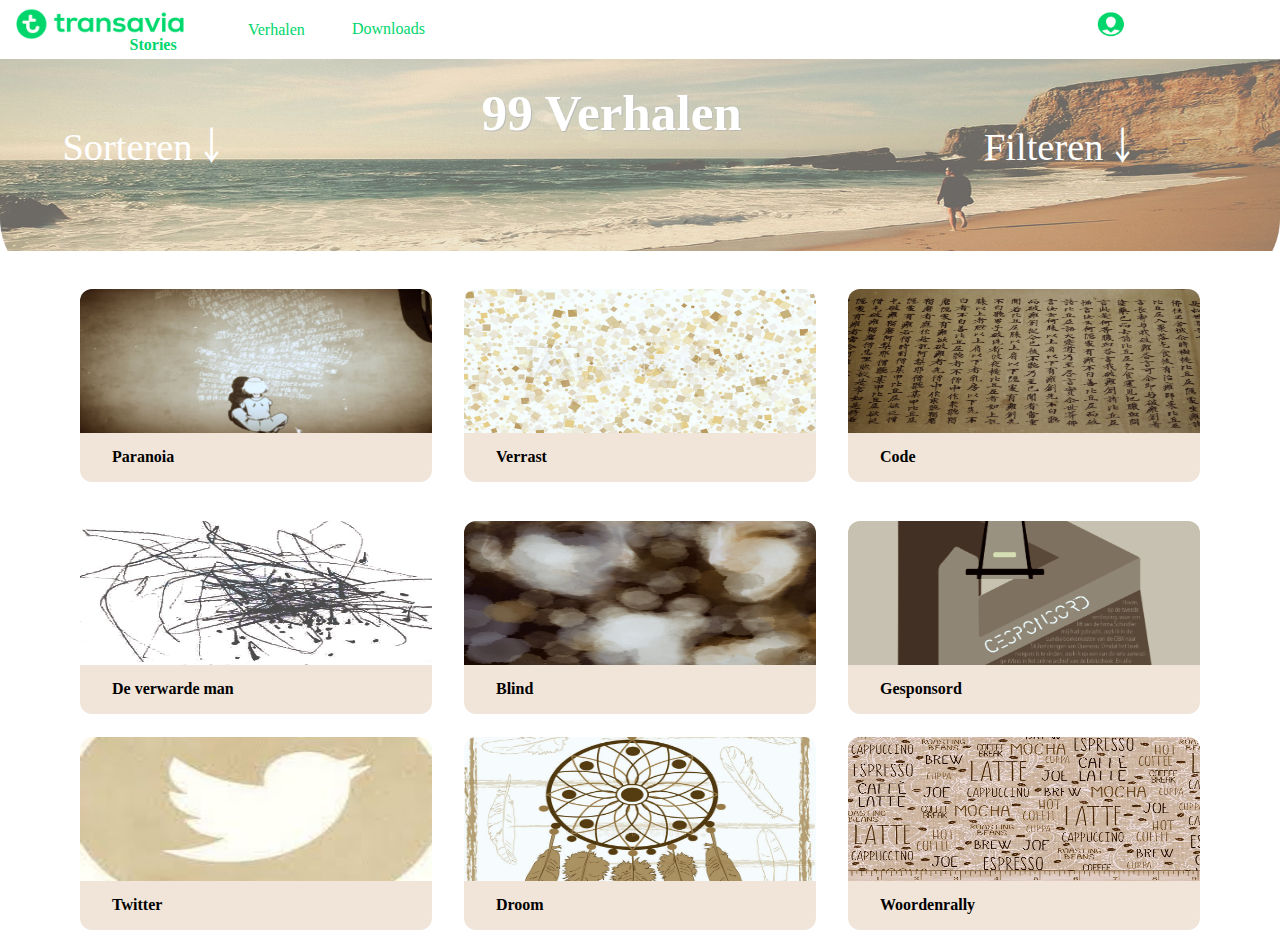
<file: index.html>
<!DOCTYPE html>
<html lang="en">

<head>
    <meta charset="UTF-8">
    <title>Transavia Stories</title>
    <script src="http://ajax.googleapis.com/ajax/libs/jquery/1.7.1/jquery.min.js" type="text/javascript"></script>
    <link rel="stylesheet" type="text/css" href="css/styles.css">
    <script src="js/script.js"></script>
    <meta name="viewport" content="width=device-width, initial-scale=1">
    <meta name='viewport' content="key=value, key=value">
    <script src="https://ajax.googleapis.com/ajax/libs/jquery/3.4.1/jquery.min.js"></script>
</head>

<!-- Bronnen
    http://ajax.googleapis.com/ajax/libs/jquery/1.7.1/jquery.min.js - Deze bron is een link die helpt bij het toevoegen van jquery in de code. Deze bron is beschikbaar via google, en zorgt ervoor dat je toegang hebt tot de 'library' van jquery.
    
 W3schools.com
      
    -->

<body>


    <!-- Navigatie -->
    <header>
        <nav>
            <img id="logo" alt="logo" title="logo" src="Images/Transavia_logo.svg.png">
            <h1> Stories</h1>

            <button onclick="openForm()" type="button" id="accountbutton">
                <img alt='account' id='account' src="Images/accounticon.png"></button>

            <ul>
                <li><a href="index.html">Downloads</a></li>
                <li><a href="index.html">Verhalen</a></li>

            </ul>
        </nav>
    </header>

    <div id="background"></div>

    <!-- Titel -->

    <h3> 99 Verhalen</h3>

    <!-- Sorteren en Filteren -->
    <div class="dropdown">
        <button onclick="myFunction()" class="dropbtn">Sorteren ￬</button>
        <div id="myDropdown" class="dropdown-content">
            <a href="#">Kort-Lang</a>
            <a href="#">Lang-Kort</a>
            <a href="#">Alfabetisch</a>
        </div>
    </div>

    <div class="dropdown2">
        <button onclick="myFunction2()" class="dropbtn2">Filteren ￬</button>
        <div id="myDropdown2" class="dropdown-content2">
            <a href="#">Leestijd 0-5 min</a>
            <a href="#">Leestijd 0-10 min</a>
            <a href="#">Leestijd 15></a>
        </div>
    </div>



    <!-- Verhalen -->

    <section id="blur" class="">
        <article>
            <a href=".html">
                <img src="Images/maxresdefault.jpg" alt="Paranoia">
                <h4>Paranoia</h4>
            </a>
        </article>
        <article>
            <a href=".html">
                <img src="Images/verrast.jpeg" alt="Verrast">
                <h4>Verrast</h4>
            </a>
        </article>
        <article>
            <img src="Images/7788.jpg" alt="Code">
            <h4>Code</h4>
        </article>
        <article>

            <img src="Images/ATK4901.jpg" alt="verwardeman">
            <h4>De verwarde man</h4>

        </article>
        <article>
            <img src="Images/tumblr_ogtjiynZov1vl7kaao1_r3_500.jpg" alt="Blind">
            <h4>Blind</h4>

        </article>
        <article>
            <img src="Images/copy%20poster%20copy%202.png" alt="Gesponsord">
            <h4>Gesponsord</h4>

        </article>
        <article>
            <img src="Images/download%20(1)%20copy.jpg" alt="Twitter">
            <h4>Twitter</h4>

        </article>
        <article>
            <a href="droom.html">
                <img src="Images/dream-catcher-beige-feathers-vector-illustration-43956419%20copy.jpg" alt="Droom">
                <h4>Droom</h4>
            </a>

        </article>
        <article>

            <img src="Images/0595280.jpg" alt="Woordenrally">
            <h4>Woordenrally</h4>


        </article>
    </section>

    <!-- Login formulier -->
    <div class="form-popup" id="myForm">
        <form action="removeaction" class="form-container">
            <div id="login">Login</div>

            <label id="email"><b>Email</b></label>
            <input type="text" placeholder="john_doe@hotmail.com" name="email" pattern="[a-z0-9._%+-]+@[a-z0-9.-]+\.[a-z]{2,}$" title="Must contain '@'  and '.com'" required>

            <label id="psw"><b>Password</b></label>
            <input type="password" placeholder="*****" name="psw" pattern="(?=.*\d)(?=.*[a-z])(?=.*[A-Z]).{8,}" title="Must contain at least one number and one uppercase and lowercase letter, and at least 8 or more characters" required>

            <button type="submit" class="btn">Login</button>
            <button type="submit" id="cancel" class="btn cancel" onclick="closeForm()">Close</button>
        </form>
    </div>

    <script src="js/class.js"></script>
</body>

</html>
</file>
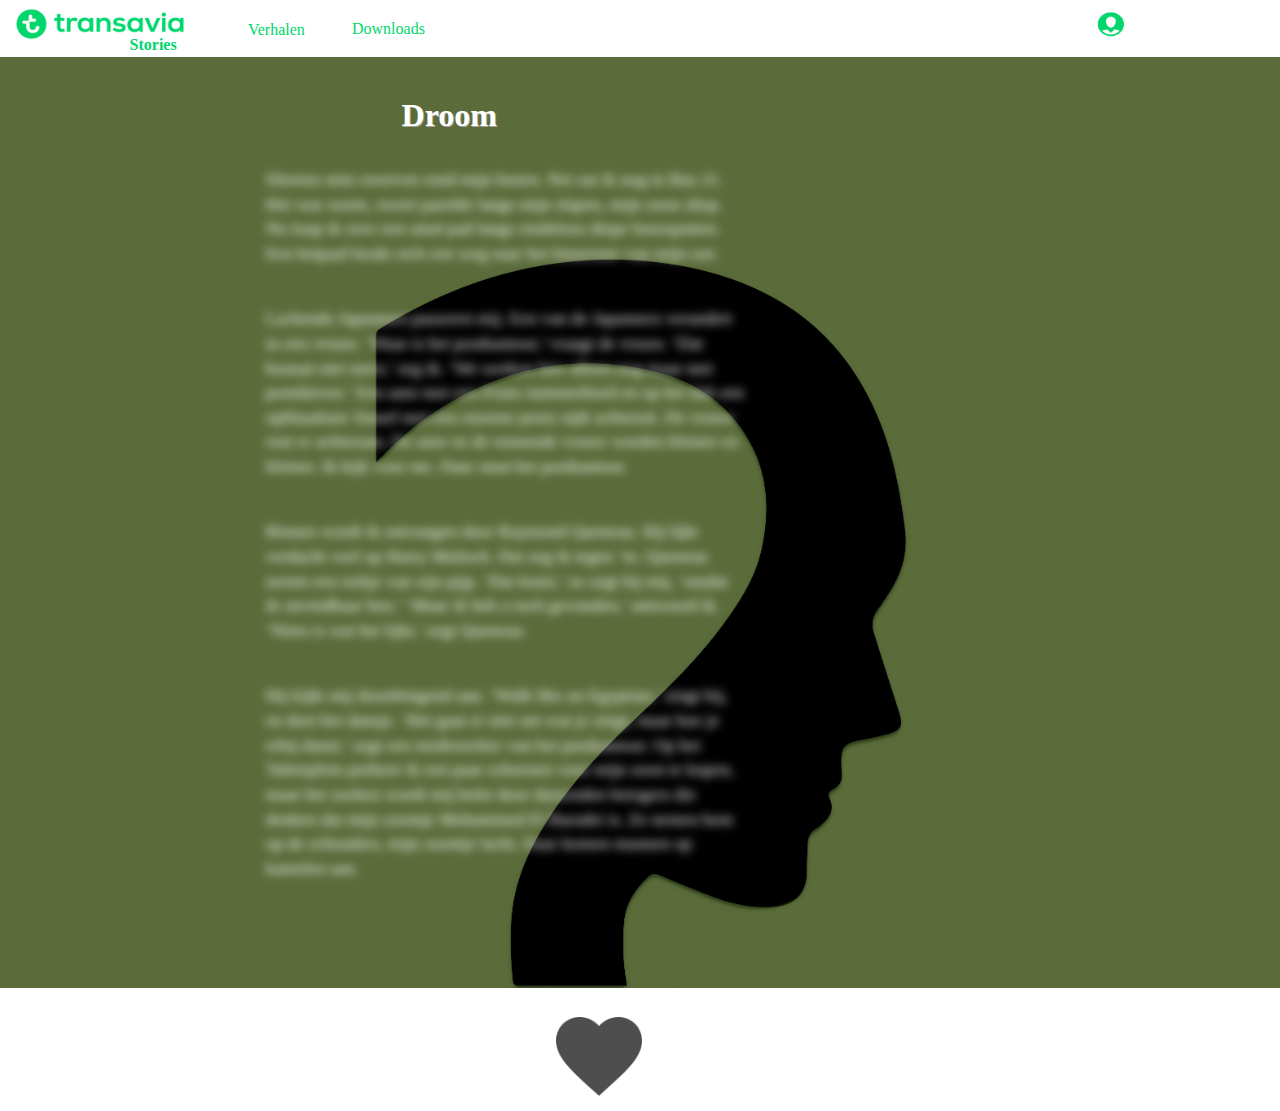
<file: droom.html>
<!DOCTYPE html>
<html lang="nl">

<head>
    <meta charset="UTF-8">
    <title>Transavia Stories</title>
    <link rel="stylesheet" type="text/css" href="css/styles.css">
    <script src="http://ajax.googleapis.com/ajax/libs/jquery/1.7.1/jquery.min.js" type="text/javascript"></script>
    <script src='js/script.js'></script>
    <meta name="viewport" content="width=device-width, initial-scale=1">
    <meta name='viewport' content="key=value, key=value">
    <script src="https://ajax.googleapis.com/ajax/libs/jquery/3.4.1/jquery.min.js"></script>
</head>

<!-- Bronnen
    https://developers.google.com/speed/libraries
    http://ajax.googleapis.com/ajax/libs/jquery/1.7.1/jquery.min.js
    https://ajax.googleapis.com/ajax/libs/jquery/3.4.1/jquery.min.js - Deze bronnen zijn linkjes die helpen bij het toevoegen van jquery in de code. Deze bron is beschikbaar via google, en zorgt ervoor dat je toegang hebt tot de 'library' van jquery.  
    
    W3schools.com
    -->

<body>

    <!-- Navigatie -->
    <header>
        <nav>
            <img id="logo" alt="logo" title="logo" src="Images/Transavia_logo.svg.png">
            <h1> Stories</h1>

            <button type="button" id="accountbutton">
                 <img alt='account' id='account' src="Images/accounticon.png" onclick="openForm()"></button>

            <ul>
                <li><a href="index.html">Downloads</a></li>
                <li><a href="index.html">Verhalen</a></li>

            </ul>
        </nav>
    </header>



    <div id="background"></div>



    <!-- Navigatie -->

    <section id='last'>
        <h5>Droom</h5>
        <p>
            Slierten mist zwerven rond mijn benen. Net zat ik nog in Bus 21. Het was warm, zweet parelde langs mijn slapen, mijn zoon sliep. Nu loop ik over een smal pad langs eindeloos diepe bouwputten. Een heipaal beukt zich een weg naar het binnenste van mijn oor.
        </p>
        <p>
            Lachende Japanners passeren mij. Een van de Japanners verandert in een vrouw. ‘Waar is het postkantoor,’ vraagt de vrouw. ‘Dat bestaat niet meer,’ zeg ik. ‘We werken hier alleen nog maar met postduiven.’ Een auto met een Frans nummerbord en op het dak een opblaasbare Smurf met een enorme penis rijdt achteruit. De vrouw rent er achteraan. De auto en de rennende vrouw worden kleiner en kleiner. Ik kijk voor me. Daar staat het postkantoor.
        </p>
        <p>
            Binnen wordt ik ontvangen door Raymond Queneau. Hij lijkt verdacht veel op Harry Mulisch. Dat zeg ik tegen ’m. Queneau neemt een trekje van zijn pijp. ‘Dat komt,’ zo zegt hij mij, ‘omdat ik onvindbaar ben.’ ‘Maar ik heb u toch gevonden,’ antwoord ik. ‘Niets is wat het lijkt,’ zegt Queneau.
        </p>
        <p>
            Hij kijkt mij doordringend aan. ‘Walk like an Egyptian,’ zingt hij, en doet het dansje. ‘Het gaat er niet om wat je zingt, maar hoe je erbij danst,’ zegt een medewerker van het postkantoor. Op het Tahrirplein probeer ik een paar schoenen voor mijn zoon te kopen, maar het zoeken wordt mij belet door duizenden betogers die denken dat mijn zoontje Mohammed El Baradei is. Ze nemen hem op de schouders, mijn zoontje lacht. Daar komen mannen op kamelen aan.
        </p>



    </section>

    <!-- Like button, button veranderd van kleur (feedback) wanneer je erop klikt. De tekst "je vind dit verhaal leuk" komt vervolgens tevoorschijn. -->
    <button id='like' onclick="changecol()"></button>
    <div id="htext" class='textlike'>
        Je vind dit verhaal leuk
    </div>
    <button id='like1'></button>


    <!-- Login formulier -->
    <div class="form-popup" id="myForm">
        <form action="index.php" class="form-container">
            <div id="login">Login</div>

            <label id="email"><b>Email</b></label>
            <input type="text" placeholder="john_doe@hotmail.com" name="email" pattern="[a-z0-9._%+-]+@[a-z0-9.-]+\.[a-z]{2,}$" required>

            <label id="psw"><b>Password</b></label>
            <input type="password" placeholder="****" name="psw" required>

            <button type="submit" class="btn">Login</button>
            <button type="submit" id="cancel" class="btn cancel" onclick="closeForm()">Close</button>
        </form>
    </div>


    <script src='js/class.js'></script>

</body>


</html>
</file>
<file: css/styles.css>
/* Achtergrond */

#background {
    background: url("../Images/strandtropisch.png");
    background-repeat: no-repeat;
    background-size: 100vw 20vw;
    background-position: auto;
    width: 110vw;
    height: 30rem;
    margin-left: -8px;
    position: center;
    margin-bottom: 0%;
    position: absolute;
    max-height: 12em;
}


/* Navigatie  */

nav:first-of-type {
    width: 106em;
    margin-left: -1em;
    height: 6em;
    margin-top: -3em;
    background-color: white;
    border-bottom-style: solid;
    border-bottom-color: transparent;
    box-shadow: 0em 0.2em 1em 0.11em #B7B4B4;
    position: relative;
    text-decoration: none;
}

button:first-of-type {
    margin-top: rem;
}

#logo {
    margin-top: 3em;
    width: 10.5em;
    height: 2em;
    margin-left: 1.5em;
}
#login
{
    font-family: nexa bold;
    color: #00D66C;
    font-size: 1.5em;
    margin-left: 8.6em;
    margin-top: -1.5em;
}
h1 {
    font-family: nexa bold;
    color: #00D66C;
    font-size: 1em;
    margin-left: 8.6em;
    margin-top: -0.5em;
}

nav a {
    list-style-type: none;
    font-family: nexa bold;
    color: #00D66C;
    font-size: 100%;
    margin-left: 9.7em;
    text-decoration: none;
    transition: all 0.5s;
}

nav ul {
    list-style-type: none;
    text-decoration: none;
    margin-top: -4.1em;
    justify-content: space-around;
    margin-left: 1vw;
}

nav li {
    list-style-type: none;
    text-decoration: none;
}

li:first-of-type {
    margin-left: 9.5em;
    margin-top: -3.1em;
}

li:nth-of-type(2) {
    margin-left: 3em;
    margin-top: -1.10em;
}

#account {
    width: 2.8rem;
    object-position: 0 0;
    height: 2.2rem;
    margin-top: -200em;
    margin-bottom: 2.8em;
    margin-left: 85vw;
}


/* Border Box */

{
    box-sizing: border-box;
}


/* Navigatie  */

h3 {
    font-family: nexa bold;
    color: white;
    position: absolute;
    margin-top: 1.5rem;
    margin-left: 37vw;
    font-size: 4vw;
    margin-bottom: 1rem;
    text-shadow: 1px 1px rgba(181, 181, 181, 0.8);
}



/* Filteren en Sorteren */

/* Sorteren */

.dropbtn {
    background-color: transparent;
    color: white;
    padding: 16px;
    font-size: 3vw;
    border: none;
    cursor: pointer;
    font-family: nexa bold;
    text-shadow: 1px 1px rgba(grey, 0.8);
    margin-left: 1vw;
}

.dropbtn:hover,
.dropbtn:focus {
    background-color: rgba(206, 181, 156, 50%);
    border-radius: 10%;
}

.dropdown {
    position: absolute;
    text-align: left;
    display: inline-block;
    margin-top: 2.5rem;
    margin-left: 2vw;
    z-index: 2;
}


/*-- Content zit verborgen achter button --*/

.dropdown-content {
    display: none;
    position: absolute;
    background-color: #f1f1f1;
    min-width: 160px;
    box-shadow: 0px 8px 16px 0px rgba(0, 0, 0, 0.2);
}

.dropdown-content a {
    color: black;
    padding: 12px 16px;
    text-decoration: none;
    display: block;
    font-family: nexa bold;
}

.dropdown-content a:hover {
    background-color: #ddd
}


/* Dit laat de gebruiker het dropdown menu zien. In Javascript wordt deze aangeroepen zodra de gebruiker klikt op de dropdown button.*/

.show {
    display: block;
}


/*-- Filteren --*/

.dropbtn2 {
    background-color: transparent;
    color: white;
    padding: 16px;
    font-size: 3vw;
    border: none;
    cursor: pointer;
    font-family: nexa bold;
    text-shadow: 1px 1px rgba(grey, 0.8);
}

.dropbtn2:hover,
.dropbtn2:focus {
    background-color: rgba(206, 181, 156, 50%);
    border-radius: 10%;
}

.dropdown2 {
    position: fixed;
    display: inline-block;
    margin-top: 2.5rem;
    margin-left: 75vw;
    position: absolute;
}


/*-- Content zit verborgen achter button --*/

.dropdown-content2 {
    display: none;
    position: absolute;
    background-color: #f1f1f1;
    min-width: 160px;
    box-shadow: 0px 8px 16px 0px rgba(0, 0, 0, 0.2);
}

.dropdown-content2 a {
    color: black;
    padding: 12px 16px;
    text-decoration: none;
    display: block;
    font-family: nexa bold;
}

.dropdown-content2 a:hover {
    background-color: #ddd
}


/* Dit laat de gebruiker het dropdown menu zien. In Javascript wordt deze aangeroepen zodra de gebruiker klikt op de dropdown button.*/

.show {
    display: block;
}

div {
    position: fixed
}


/* Verhalen */

h2 {
    font-family: nexa light;
    position: absolute;
    color: #C3A482;
    margin-top: 6.8rem;
    margin-left: 45vw;
    font-size: 0.8rem;
}

section:first-of-type {
    text-align: center;
    padding-bottom: 2em;
    margin-top: 13vw;
    position: absolute;
    background-color: transparent;
    object-position: center;
}

section:nth-of-type(1) {
    padding-top: 3em;
}

section:nth-of-type(2) {
    margin-top: 5em;
}

input:checked+span {
    font-family: "Nexa Bold";
    color: #F1E5D9;
    transition: 0.5s;
}

article {
    position: static relative;
    display: inline-block;
    border-radius: 0.75em;
    background-color: transparent;
    vertical-align: top;
    transition: all 0.2s;
    width: 90vw;
    max-width: 95vw;
    margin-left: 2.5rem;
    margin-bottom: 5rem;
    max-height: 1000rem;
}

section a {
    text-decoration: none;
    color:
}

section a:active {
    text-decoration: none;
}

section a:focus {
    text-decoration: none;
}

article:hover {
    box-shadow: 0.075em 0.075em 0.75em 0.075em rgba(0, 0, 0, 0.1);
    ;
    transition: 0.2s ease-in-out;
    transform: scale(1.03);
}

article img {
    display: block;
    width: 22rem;
}

p {
    line-height: 1.4;
    padding: 0.5em 1em;
    text-align: left;
    padding-bottom: 4em;
}

h4 {
    font-family: "Nexa Bold";
    color: #000000;
    padding: 1em;
    background-color: #F1E5D9;
    border-radius: 0em 0em 0.75em 0.75em;
    margin-top: -0.1rem;
    max-width: 19rem;
    text-align: left;
    padding-left: 2em;
}

img:nth-last-of-type(1) {
    margin-top: 1rem;
    max-height: 9rem;
    max-width: 25rem;
}

article img:nth-of-type(1) {
    max-height: rem;
    max-width: 25rem;
    margin-top: -rem;
    border-radius: 0.75rem 0.75em 0em 0em;
}

article:first-of-type {
    margin-bottom: -2.5rem;
}

article:nth-of-type(2) {
    margin-top: 0em;
    max-height: 5rem;
    max-width: 25rem;
    border-radius: 0.75rem 0.75em 0em 0em;
    margin-bottom: 6.5rem;
}

article:nth-of-type(3) {
    margin-top: rem;
    max-height: 5rem;
    max-width: 25rem;
    border-radius: 0.75rem 0.75em 0em 0em;
    margin-bottom: 7.5rem;
}

article:nth-of-type(4) {
    max-height: 5rem;
    max-width: 25rem;
    border-radius: 0.75rem 0.75em 0em 0em;
    margin-bottom: 6.5rem;
}

article:nth-of-type(5) {
    max-height: 5rem;
    max-width: 25rem;
    border-radius: 0.75rem 0.75em 0em 0em;
    margin-bottom: 6.5rem;
}

article:nth-of-type(6) {
    max-height: 5rem;
    max-width: 25rem;
    border-radius: 0.75rem 0.75em 0em 0em;
    margin-bottom: 6.5rem;
}

article:nth-of-type(7) {
    max-height: 5rem;
    max-width: 25rem;
    border-radius: 0.75rem 0.75em 0em 0em;
    margin-bottom: 6.6rem;
}

article:nth-of-type(8) {
    max-height: 5rem;
    max-width: 25rem;
    border-radius: 0.75rem 0.75em 0em 0em;
    margin-bottom: 7rem;
}

article:nth-of-type(9) {
    max-height: 5rem;
    max-width: 25rem;
    border-radius: 0.75rem 0.75em 0em 0em;
}

article {
    margin-left: 4.5rem;
}

section#last {
    background-color: #5b6b3a;
    width: 100vw;
    margin-left: -1em;
    padding-right: 1em;
    margin-top: -.1em;
    background-size: 110%;
    padding-bottom: 10rem;
    align-content: center;
    background-image: url(/Images/Dreanbackground.png);
    background-repeat: no-repeat;
    background-position: bottom;

}

p {
    font-size: 1.1em;
    font-weight: 300;
    line-height: 1.4;
    text-align: left;
    grid-column: 1/4;
    filter: blur(5px);
    transition-delay: 1s;
    font-family: nexa light;
    margin-left: 15vw;
    margin-bottom: -7em;
    margin-top: 3em;
    width: 50vw;
    max-width: 30rem;
    color: white;
    
    
}

p:hover {
    filter: blur(0px);
    transition: 1s;
}

h5 {
    font-family: nexa light;
    color: white;
    position: absolute;
    margin-top: 2.5rem;
    margin-left: 32vw;
    font-size: 2rem;
    margin-bottom: 1rem;
    text-shadow: 1px 1px rgba(181, 181, 181, 0.8);
}



/* Formulier CSS */
  
  /* Het pop up formulier is standaard verborgen */
  .form-popup {
    display: none;
    position: fixed;
    bottom: 50px;
    right: 350px;
    z-index: 9;
    

  }
  
  /* Er wordt een stijl gegeven aan het formulier */
  .form-container {
    max-width: 500px;
    padding: 60px;
    background-color: white;
  }
  
  /* Volledige breedte voor de input velden */
  .form-container input[type=text], .form-container input[type=password] {
    width: 100%;
    padding: 15px;
    margin: 5px 0 22px 0;
    border: none;
    background: #f1f1f1;
  }
  
  /* Wanneer er focus ligt op de invoer velden */
  .form-container input[type=text]:focus, .form-container input[type=password]:focus {
    background-color: #ddd;
    outline: none;
  }
  
  /* Stijl voor de submit/login button */
  .form-container .btn {
    background-color: #00d66c;
    color: white;
    padding: 16px 20px;
    border-radius: 30px;
    border: none;
    cursor: pointer;
    width: 50%;
    margin-bottom:10px;
    opacity: 0.8;
    margin-left: 140px;
  }
  
  /* Stijl voor de cancel button */
  .form-container .cancel {
    color: black;
    border-style: solid;
    background-color: white;
    border-color: #00d66c;
    
  }
  
  /* Geef een hover effect bij de buttons zodra de muis eroverheen gaat */
  .form-container .btn:hover, .open-button:hover {
    opacity: 1;
  }

/* Button vind ik leuk  */

h6 {
  color: black;
  font-family: nexa light;
    margin-top: 108rem;
    position: absolute;
    font-size: 1rem;
    margin-left: 8rem;
    display: block;
    opacity: 0;
    transition: all 0.5s;
}
.textlike{
    background-color: white;
    color: #00d66c;
    display: none;
    margin-left: 20em;
    font-size: 25px;
    font-weight: 700;
    margin-top: 37em;
    position: absolute;
   }
   .textlikes{
    background-color: white;
    color: #00d66c;
    display: block;
    margin-left: 532px;
    font-size: 25px;
    font-weight: 700;
    margin-top: 928px;
    position: absolute;
   }


/* Login formulier  */
form {
    font-family: nexa bold;
    border-radius: 30px;
    border-style: none;
    
    
}


/* Blur background, ontstaat wanneer het login formulier tevoorschijn komt. Zo ligt de focus op het formulier en vervaagt de rest van de achtergrond. */
.blur
{ 
    -webkit-filter: blur(5px);
  -moz-filter: blur(5px);
  -o-filter: blur(5px);
  -ms-filter: blur(5px);
  filter: blur(5px);
}


/* In het formulier worden de verplichte velden aangevuld met een *, na de tekst/ content*/
b::after {
content: '*';
color: red;
}

/* Hoveren over de accountbutton zorgt voor een achtergrondkleur (feedback) */
#account:active{
    background-color: #00d66c;
}

a:active{
    background-color: #00d66c;
}

/* Like button 'vind ik leuk' */
button#like{
    background-color: transparent;
    display: block;
    margin: 0 auto;
    margin-bottom: 2em;
    width: 8.1em;
    height: 8.1em;
    background-image: url(/Images/Hartgrijs.png);
    background-repeat: no-repeat;
    background-position: center;
    background-size: 80%;
    border: none;
    transition: all 0.5s;
    outline: none;
    position: absolute;
    margin-top: 59rem;
    margin-left: 42vw;
}

button#like1{
    background-color: transparent;
    display: none;
    margin: 0 auto;
    margin-bottom: 2em;
    width: 8.1em;
    height: 8.1em;
    background-image: url(/Images/kleurhart.png);
    background-repeat: no-repeat;
    background-position: center;
    background-size: 80%;
    border: none;
    transition: all 0.5s;
    outline: none;
    position: absolute;
    margin-top: 60rem;
    margin-left: 42vw;
}

/* De stijl voor wanner op het hartje wordt geklikt op de droompagina*/
button:active {
    outline: none;
}

.visible {
    opacity: 1;
    color: #00D66C;
}
.liked {
    color: white;
    background-image: url(/Images/Hartklur.png);
    background-size: 80%;
    transition: all 0.5s;
}



/* Grid en Flow  */

section {
    display: grid;
    align-items: flex-start;
    grid-template-columns: 24em 24em 24em;
    grid-row-gap: 2em;
    grid-column-gap: -1em;
    justify-content: center;
    flex-wrap: wrap;
    
}

}
section:nth-of-type(n) a {
    grid-column: 1/3;
    width: 100%;
    height: 100%;
}
div {
    display: flex;
    flex-direction: row;
}
fieldset div {
    display: flex;
    flex-direction: column;
}

/* Responsive design gedeelte voor verschillende screenwidth's */

@media only screen and (min-width: 100px) and (max-width: 800px) {
    section {
        grid-template-columns: 23em;
    }
    
    section:nth-of-type(1) article {
        grid-column: 1/3;
    }
}
@media only screen and (min-width: 850px) and (max-width: 1000px) {
    section {
        grid-template-columns: 30em;
    }
    
    section article {
        grid-column: 1/3;
    }
}
@media screen and (max-width: 1000px) {
    .form-popup, .form-container, 
    input[type=submit] {
        width: 78%;
        margin-left: 272px;
        margin-top: 0;
        border: aliceblue;
}
@media screen and (max-width: 1000px) {
   #login, .form-container .btn {
    margin-left: 4em;
}

    }
    @media screen and (max-width: 1000px) {
        button#like, button#like1 {
            width: 10%; 
            margin-top: 112em;
            width: 8.1em;
            height: 8.1em;
    }
        }

        @media screen and (max-width: 1000px)  {
             .textlikes {
                width: 10%;
                margin-left: 6em;
                margin-top: 58em;
    width: 10.1em;
    height: 8.1em;
        }
            }
            
  }
@media only screen and (min-width: 1500px) and (max-width: 2500px) {
    section {
        grid-template-columns: 20em;
    }
    
    section article {
        grid-column: 3/3;
    }
}

}
</file>
